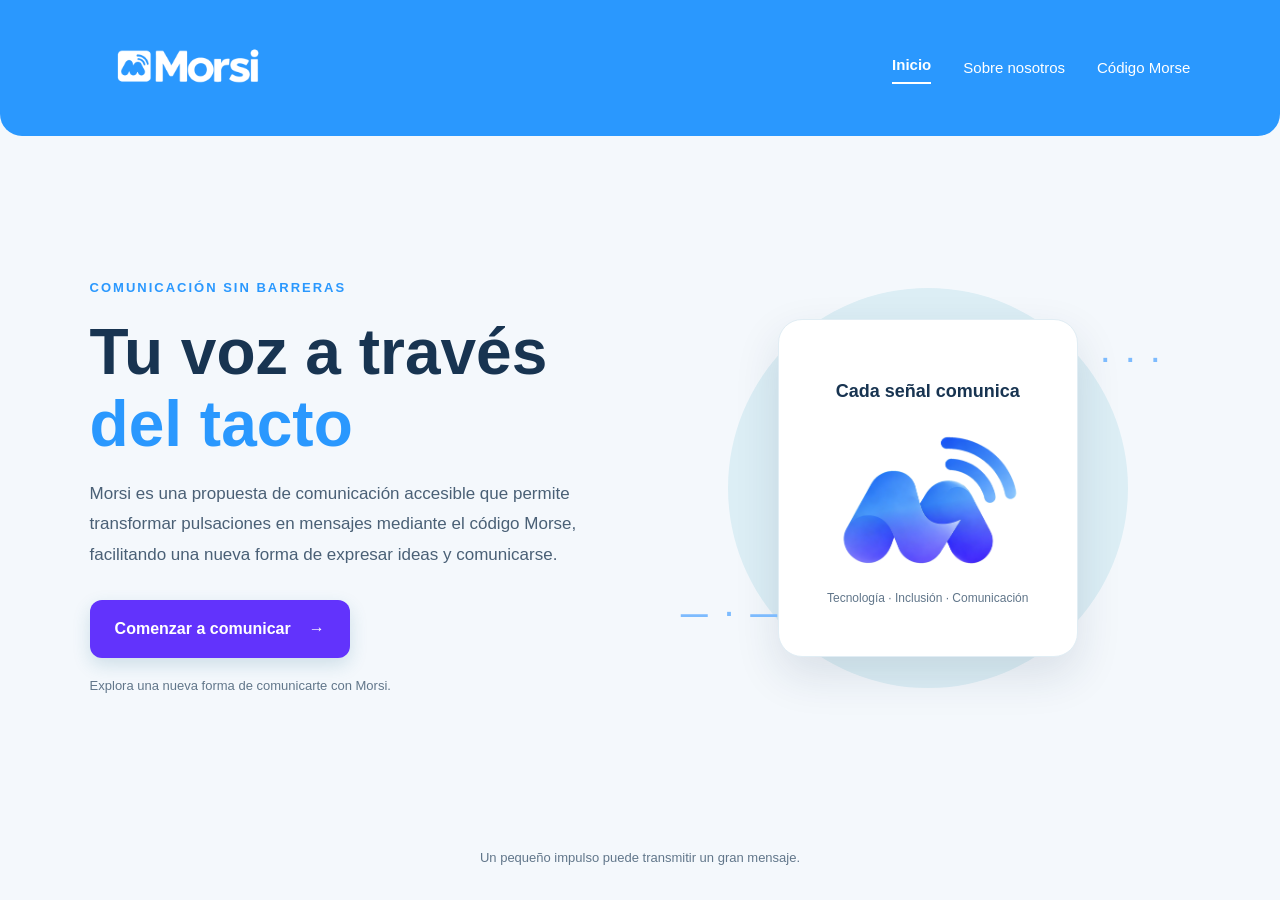
<file: index.html>
<!DOCTYPE html>
<html lang="es">
<head>
    <meta charset="UTF-8">
    <meta name="viewport" content="width=device-width, initial-scale=1.0">
    <title>Morsi | Tu voz a través del tacto</title>
    <link rel="stylesheet" href="styles.css">
</head>

<body class="pagina-inicio">

    <header class="barra-inicio">

        <a href="index.html" class="marca-morsi">
            <img src="Isotipo.png" alt="Logo de Morsi">
        </a>

        <nav class="menu-navegacion">
            <a href="index.html" class="activo">Inicio</a>

            <a href="sobre-nosotros.html">
            Sobre nosotros
            </a>

            <a href="codigo-morse.html">
            Código Morse
            </a>
        </nav>

    </header>

    <main class="bienvenida">

        <section class="contenido-bienvenida">
            <p class="texto-superior">
                COMUNICACIÓN SIN BARRERAS
            </p>

            <h1>
                Tu voz a través <br>
                <span>del tacto</span>
            </h1>

            <p class="descripcion-inicio">
                Morsi es una propuesta de comunicación accesible
                que permite transformar pulsaciones en mensajes
                mediante el código Morse, facilitando una nueva
                forma de expresar ideas y comunicarse.
            </p>

            <a href="traductor.html" class="boton-comenzar">
                Comenzar a comunicar
                <span aria-hidden="true">→</span>
            </a>

            <p class="texto-ayuda">
                Explora una nueva forma de comunicarte con Morsi.
            </p>
        </section>

        <section class="visual-bienvenida"
                 aria-label="Representación visual del código Morse">

            <div class="circulo-decorativo"></div>

            <div class="tarjeta-morse">

                <p class="titulo-tarjeta">Cada señal comunica</p>

                <img src="M.png" alt="M de Morsi"
                class="logo-central">

            <p class="subtitulo-tarjeta">
                Tecnología · Inclusión · Comunicación
            </p>

            </div>

            <span class="decoracion decoracion-uno"
                  aria-hidden="true">· · ·</span>
            <span class="decoracion decoracion-dos"
                  aria-hidden="true">— · —</span>
        </section>

    </main>

    <footer class="pie-inicio">
        <p>Un pequeño impulso puede transmitir un gran mensaje.</p>
    </footer>

</body>
</html>
</file>
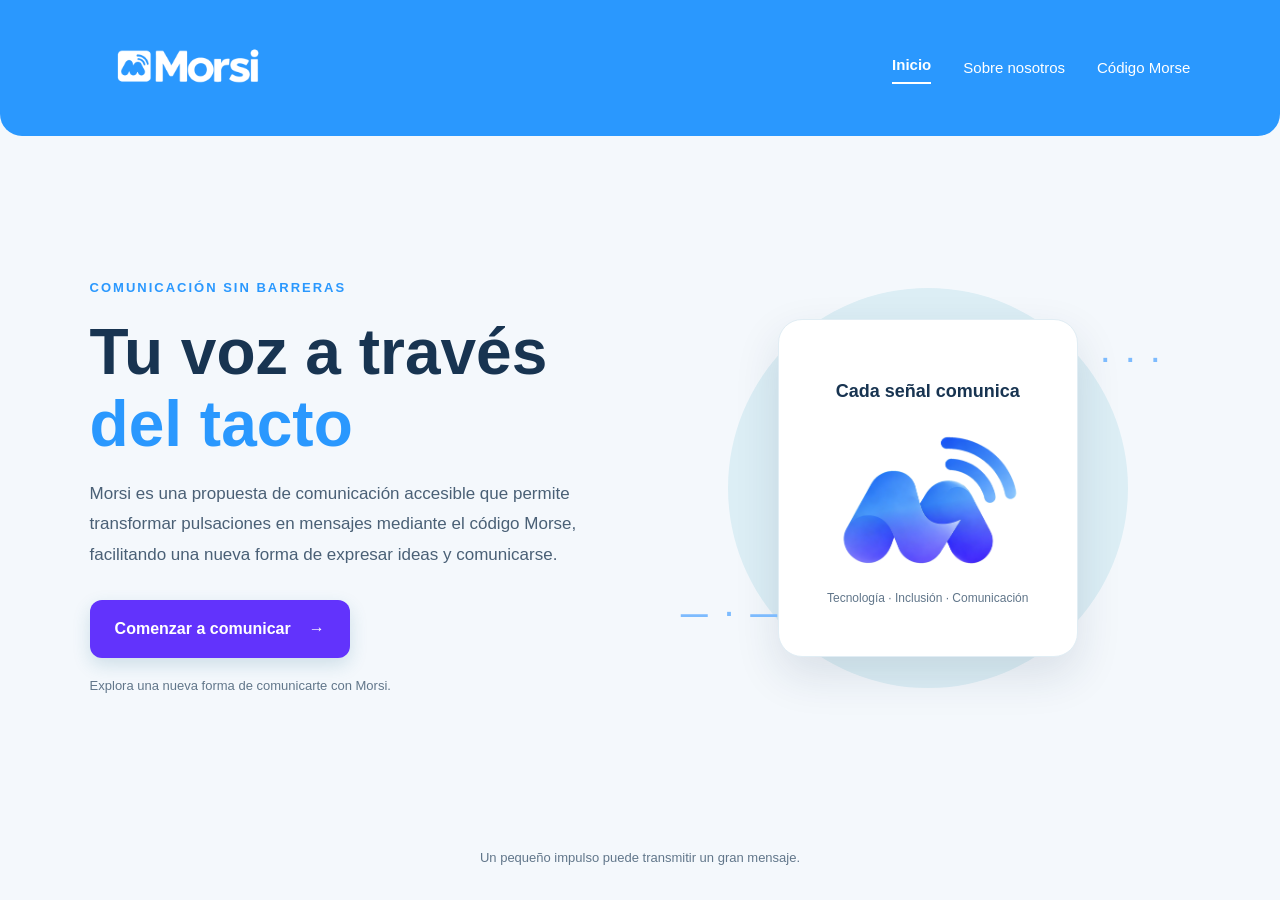
<file: bienvenida.html>
<!DOCTYPE html>
<html lang="es">
<head>
    <meta charset="UTF-8">
    <meta name="viewport" content="width=device-width, initial-scale=1.0">
    <title>Morsi | Tu voz a través del tacto</title>
    <link rel="stylesheet" href="styles.css">
</head>

<body class="pagina-inicio">

    <header class="barra-inicio">

        <a href="index.html" class="marca-morsi">
            <img src="Isotipo.png" alt="Logo de Morsi">
        </a>

        <nav class="menu-navegacion">
            <a href="index.html" class="activo">Inicio</a>

            <a href="sobre-nosotros.html">
            Sobre nosotros
            </a>

            <a href="codigo-morse.html">
            Código Morse
            </a>
        </nav>

    </header>

    <main class="bienvenida">

        <section class="contenido-bienvenida">
            <p class="texto-superior">
                COMUNICACIÓN SIN BARRERAS
            </p>

            <h1>
                Tu voz a través <br>
                <span>del tacto</span>
            </h1>

            <p class="descripcion-inicio">
                Morsi es una propuesta de comunicación accesible
                que permite transformar pulsaciones en mensajes
                mediante el código Morse, facilitando una nueva
                forma de expresar ideas y comunicarse.
            </p>

            <a href="traductor.html" class="boton-comenzar">
                Comenzar a comunicar
                <span aria-hidden="true">→</span>
            </a>

            <p class="texto-ayuda">
                Explora una nueva forma de comunicarte con Morsi.
            </p>
        </section>

        <section class="visual-bienvenida"
                 aria-label="Representación visual del código Morse">

            <div class="circulo-decorativo"></div>

            <div class="tarjeta-morse">

                <p class="titulo-tarjeta">Cada señal comunica</p>

                <img src="M.png" alt="M de Morsi"
                class="logo-central">

            <p class="subtitulo-tarjeta">
                Tecnología · Inclusión · Comunicación
            </p>

            </div>

            <span class="decoracion decoracion-uno"
                  aria-hidden="true">· · ·</span>
            <span class="decoracion decoracion-dos"
                  aria-hidden="true">— · —</span>
        </section>

    </main>

    <footer class="pie-inicio">
        <p>Un pequeño impulso puede transmitir un gran mensaje.</p>
    </footer>

</body>
</html>
</file>
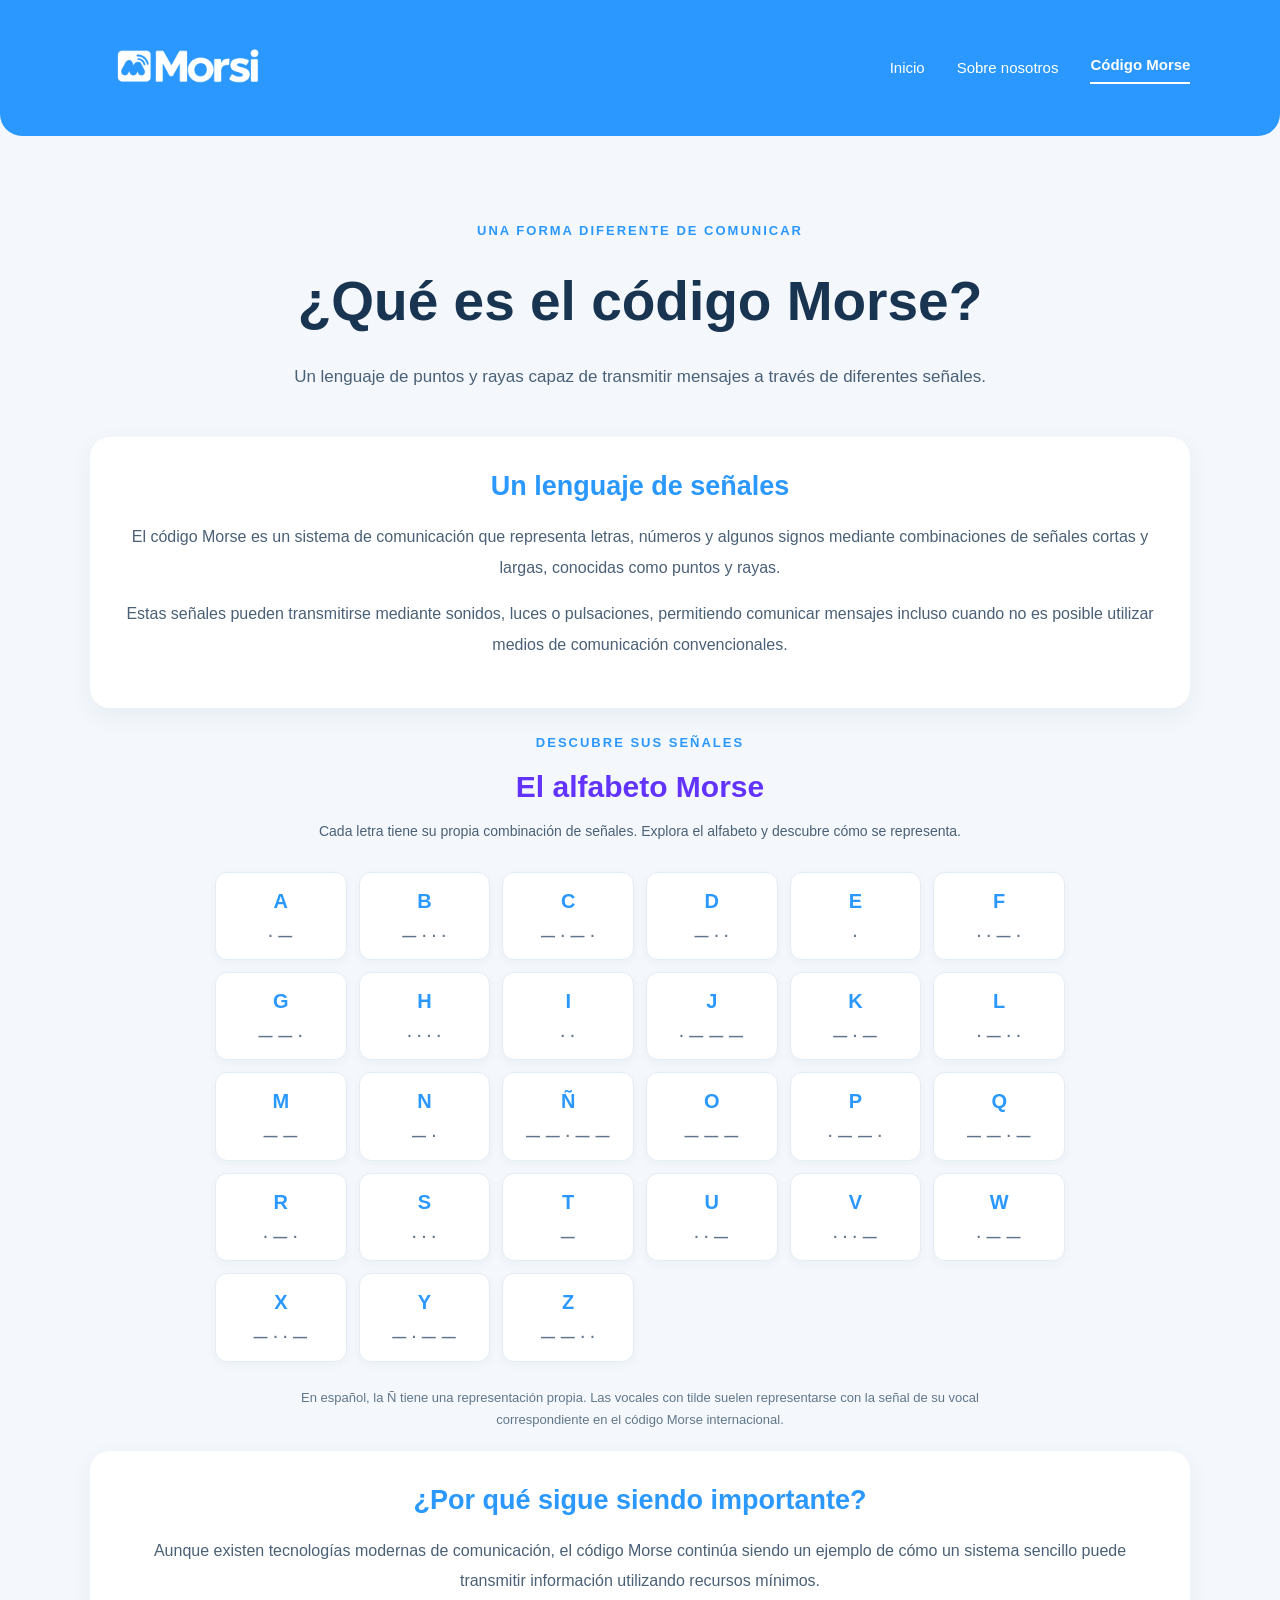
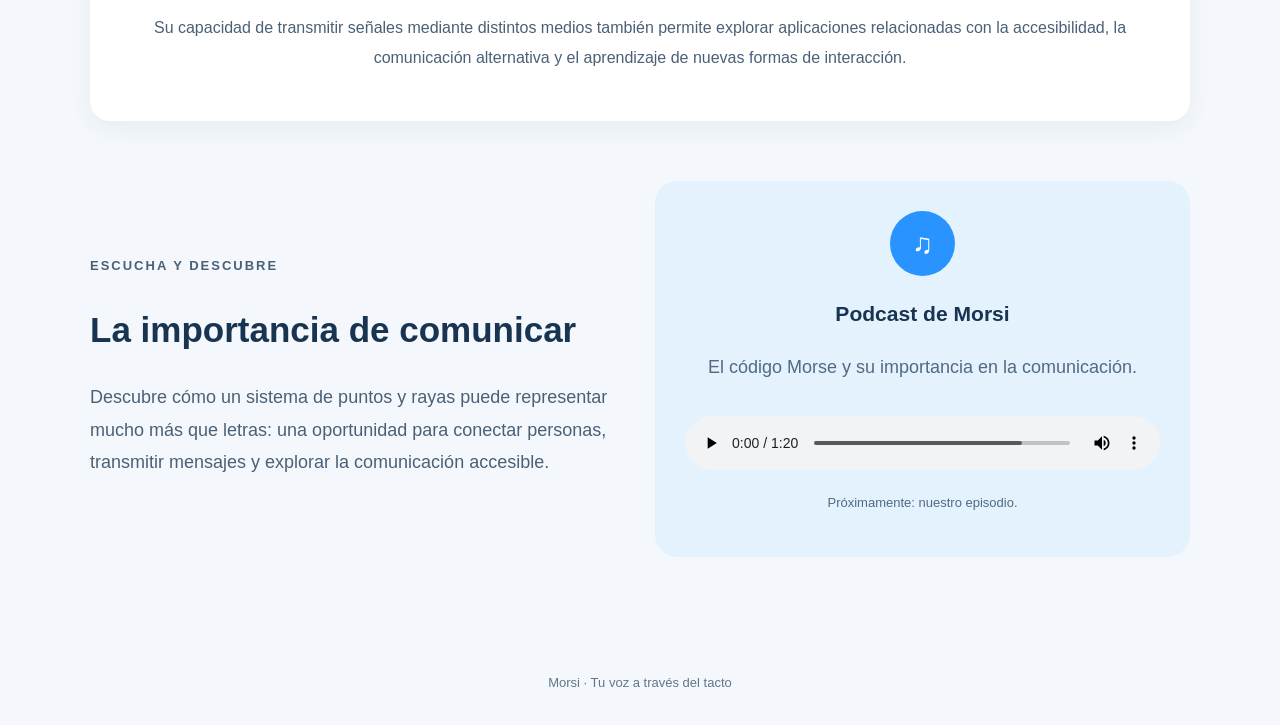
<file: codigo-morse.html>
<!DOCTYPE html>
<html lang="es">
<head>
    <meta charset="UTF-8">
    <meta name="viewport" content="width=device-width, initial-scale=1.0">
    <title>Código Morse | Morsi</title>
    <link rel="stylesheet" href="styles.css">
</head>

<body class="pagina-inicio">

    <header class="barra-inicio">

        <a href="bienvenida.html" class="marca-morsi">
            <img src="Isotipo.png" alt="Logo de Morsi">
        </a>

        <nav class="menu-navegacion">
            <a href="bienvenida.html">Inicio</a>
            <a href="sobre-nosotros.html">Sobre nosotros</a>
            <a href="codigo-morse.html" class="activo">
                Código Morse
            </a>
        </nav>

    </header>

    <main class="pagina-informativa">

        <section class="encabezado-informativo">

            <p class="texto-superior">UNA FORMA DIFERENTE DE COMUNICAR</p>

            <h1>¿Qué es el código Morse?</h1>

            <p>
                Un lenguaje de puntos y rayas capaz de transmitir
                mensajes a través de diferentes señales.
            </p>

        </section>

        <section class="tarjeta-informativa">

            <h2>Un lenguaje de señales</h2>

            <p>
                El código Morse es un sistema de comunicación que
                representa letras, números y algunos signos mediante
                combinaciones de señales cortas y largas, conocidas
                como puntos y rayas.
            </p>

            <p>
                Estas señales pueden transmitirse mediante sonidos,
                luces o pulsaciones, permitiendo comunicar mensajes
                incluso cuando no es posible utilizar medios de
                comunicación convencionales.
            </p>

        </section>

        <section class="seccion-morse-visual">

            <div class="titulo-alfabeto">
                 <p class="texto-superior">DESCUBRE SUS SEÑALES</p>
                <h2>El alfabeto Morse</h2>
                <p>
                Cada letra tiene su propia combinación de señales.
                Explora el alfabeto y descubre cómo se representa.
                </p>
            </div>

            <div class="alfabeto-morse">

             <article class="letra-morse">
                <span class="letra">A</span>
                <span class="codigo">· —</span>
            </article>

            <article class="letra-morse">
                <span class="letra">B</span>
                <span class="codigo">— · · ·</span>
            </article>

            <article class="letra-morse">
                <span class="letra">C</span>
                <span class="codigo">— · — ·</span>
            </article>

            <article class="letra-morse">
                <span class="letra">D</span>
                <span class="codigo">— · ·</span>
            </article>

            <article class="letra-morse">
                <span class="letra">E</span>
                <span class="codigo">·</span>
            </article>

            <article class="letra-morse">
                <span class="letra">F</span>
                <span class="codigo">· · — ·</span>
            </article>

            <article class="letra-morse">
                <span class="letra">G</span>
                <span class="codigo">— — ·</span>
            </article>

            <article class="letra-morse">
                <span class="letra">H</span>
                <span class="codigo">· · · ·</span>
            </article>

            <article class="letra-morse">
                <span class="letra">I</span>
                <span class="codigo">· ·</span>
            </article>

            <article class="letra-morse">
                <span class="letra">J</span>
                <span class="codigo">· — — —</span>
            </article>

            <article class="letra-morse">
                <span class="letra">K</span>
                <span class="codigo">— · —</span>
            </article>

            <article class="letra-morse">
                <span class="letra">L</span>
                <span class="codigo">· — · ·</span>
            </article>

            <article class="letra-morse">
                <span class="letra">M</span>
                <span class="codigo">— —</span>
            </article>

            <article class="letra-morse">
                <span class="letra">N</span>
                <span class="codigo">— ·</span>
            </article>

            <article class="letra-morse">
                <span class="letra">Ñ</span>
                <span class="codigo">— — · — —</span>
            </article>

            <article class="letra-morse">
                <span class="letra">O</span>
                <span class="codigo">— — —</span>
            </article>

            <article class="letra-morse">
                <span class="letra">P</span>
                <span class="codigo">· — — ·</span>
            </article>

            <article class="letra-morse">
                <span class="letra">Q</span>
                <span class="codigo">— — · —</span>
            </article>

            <article class="letra-morse">
                <span class="letra">R</span>
                <span class="codigo">· — ·</span>
            </article>

            <article class="letra-morse">
                <span class="letra">S</span>
                <span class="codigo">· · ·</span>
            </article>

            <article class="letra-morse">
                <span class="letra">T</span>
                <span class="codigo">—</span>
            </article>

            <article class="letra-morse">
                <span class="letra">U</span>
                <span class="codigo">· · —</span>
            </article>

            <article class="letra-morse">
                <span class="letra">V</span>
                <span class="codigo">· · · —</span>
            </article>

            <article class="letra-morse">
                <span class="letra">W</span>
                <span class="codigo">· — —</span>
            </article>

            <article class="letra-morse">
                <span class="letra">X</span>
                <span class="codigo">— · · —</span>
            </article>

            <article class="letra-morse">
                <span class="letra">Y</span>
                <span class="codigo">— · — —</span>
            </article>

            <article class="letra-morse">
                <span class="letra">Z</span>
                <span class="codigo">— — · ·</span>
        </article>

        </div>

    </div>

    <p class="nota-alfabeto">
        En español, la Ñ tiene una representación propia.
        Las vocales con tilde suelen representarse con la señal
        de su vocal correspondiente en el código Morse internacional.
    </p>

</section>

        <section class="tarjeta-informativa">

            <h2>¿Por qué sigue siendo importante?</h2>

            <p>
                Aunque existen tecnologías modernas de comunicación,
                el código Morse continúa siendo un ejemplo de cómo
                un sistema sencillo puede transmitir información
                utilizando recursos mínimos.
            </p>

            <p>
                Su capacidad de transmitir señales mediante distintos
                medios también permite explorar aplicaciones relacionadas
                con la accesibilidad, la comunicación alternativa y
                el aprendizaje de nuevas formas de interacción.
            </p>

        </section>

        <section class="seccion-podcast">

            <div class="podcast-texto">

                <p class="texto-superior">ESCUCHA Y DESCUBRE</p>

                <h2>La importancia de comunicar</h2>

                <p>
                    Descubre cómo un sistema de puntos y rayas puede
                    representar mucho más que letras: una oportunidad
                    para conectar personas, transmitir mensajes y
                    explorar la comunicación accesible.
                </p>

            </div>

            <div class="podcast-reproductor">

                <div class="icono-podcast">♫</div>

                <h3>Podcast de Morsi</h3>

                <p>
                    El código Morse y su importancia en la comunicación.
                </p>

                <!-- Cuando tengas tu podcast, coloca el archivo
                     de audio en tu carpeta y cambia el nombre aquí. -->

                <audio controls>
                    <source src="Podcast.mp3" type="audio/mpeg">
                    Tu navegador no puede reproducir este audio.
                </audio>

                <p class="nota-podcast">
                    Próximamente: nuestro episodio.
                </p>

            </div>

        </section>

    </main>

    <footer class="pie-inicio">
        <p>Morsi · Tu voz a través del tacto</p>
    </footer>

</body>
</html>
</file>
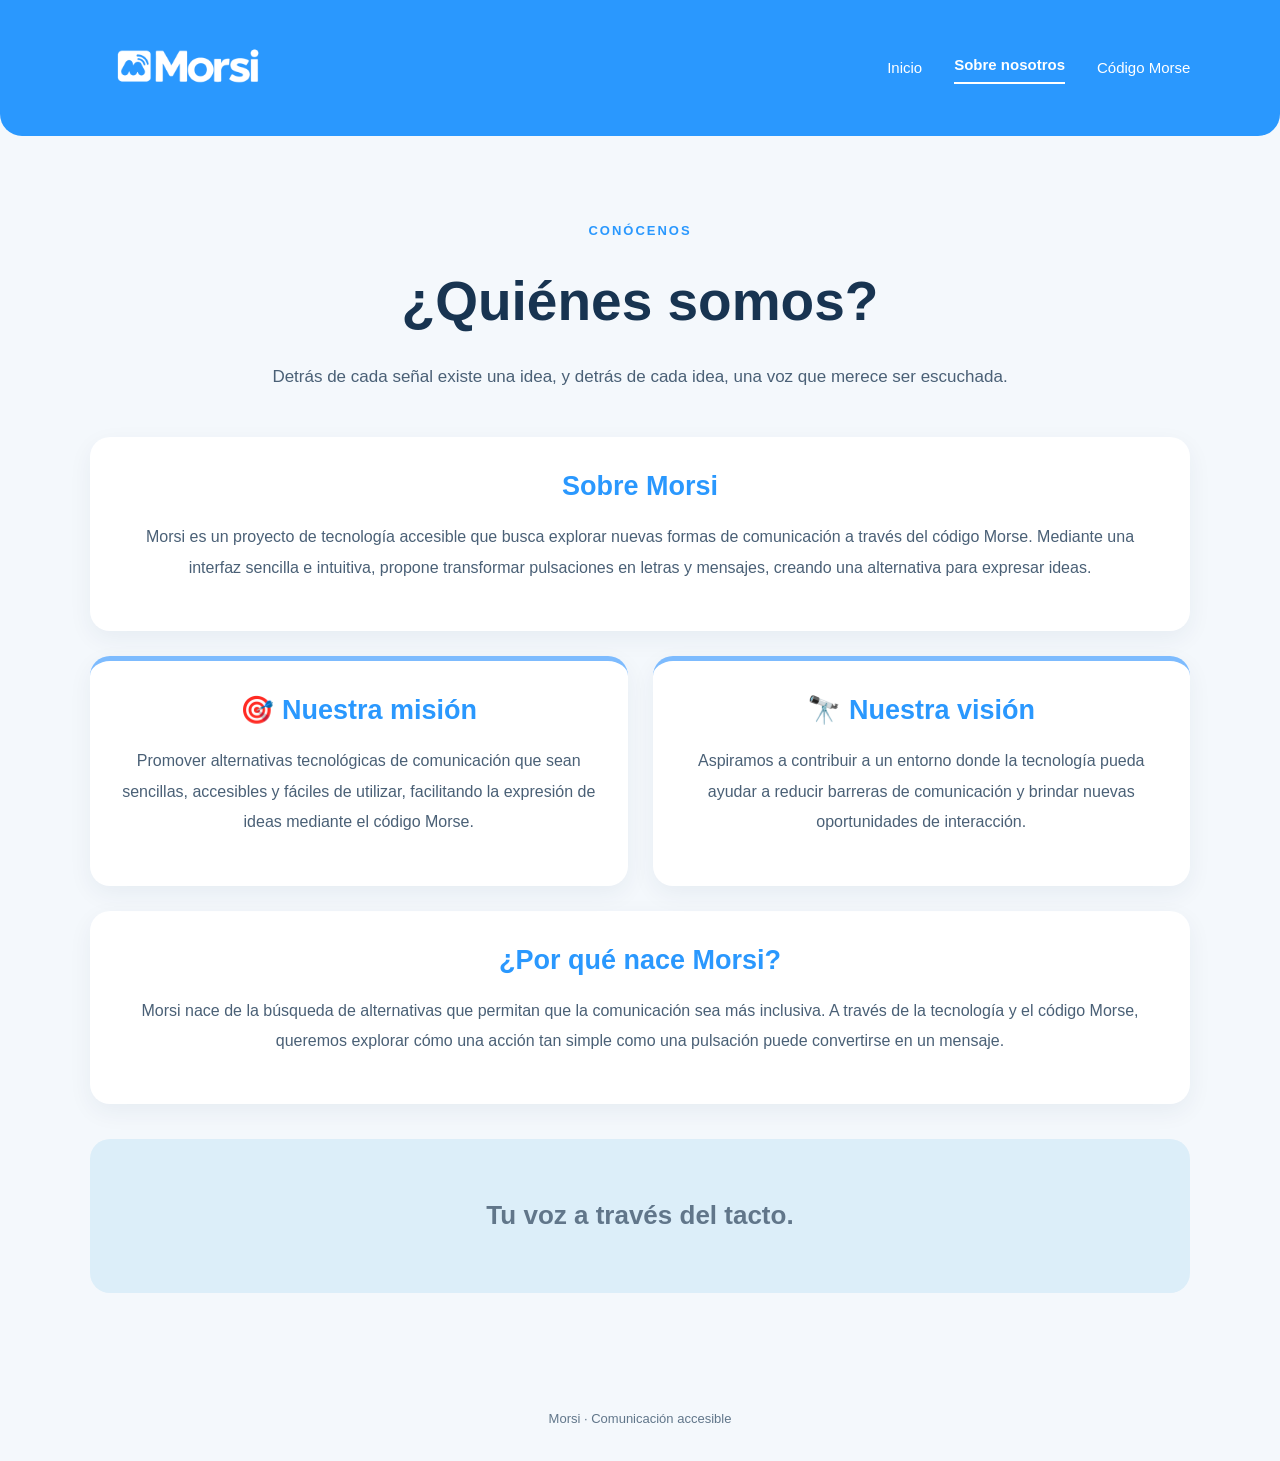
<file: sobre-nosotros.html>
<!DOCTYPE html>
<html lang="es">
<head>
    <meta charset="UTF-8">
    <meta name="viewport" content="width=device-width, initial-scale=1.0">
    <title> Sobre nosotros | Morsi</title>
    <link rel="stylesheet" href="styles.css">
</head>

<body class="pagina-inicio">

    <header class="barra-inicio">

        <a href="bienvenida.html" class="marca-morsi">
            <img src="Isotipo.png" alt="Logo de Morsi">
        </a>

        <nav class="menu-navegacion">
            <a href="bienvenida.html">Inicio</a>
            <a href="sobre-nosotros.html" class="activo">
                Sobre nosotros
            </a>
            <a href="codigo-morse.html">Código Morse</a>
        </nav>

    </header>

    <main class="pagina-informativa">

        <section class="encabezado-informativo">
            <p class="texto-superior">CONÓCENOS</p>

            <h1>¿Quiénes somos?</h1>

            <p>
                Detrás de cada señal existe una idea,
                y detrás de cada idea, una voz que merece ser escuchada.
            </p>
        </section>

        <section class="tarjeta-informativa">

            <h2>Sobre Morsi</h2>

            <p>
                Morsi es un proyecto de tecnología accesible que busca
                explorar nuevas formas de comunicación a través del
                código Morse. Mediante una interfaz sencilla e intuitiva,
                propone transformar pulsaciones en letras y mensajes,
                creando una alternativa para expresar ideas.
            </p>

        </section>

        <section class="contenedor-tarjetas">

            <article class="tarjeta-informativa">

                <h2>🎯 Nuestra misión</h2>

                <p>
                    Promover alternativas tecnológicas de comunicación
                    que sean sencillas, accesibles y fáciles de utilizar,
                    facilitando la expresión de ideas mediante el código Morse.
                </p>

            </article>

            <article class="tarjeta-informativa">

                <h2>🔭 Nuestra visión</h2>

                <p>
                    Aspiramos a contribuir a un entorno donde la tecnología
                    pueda ayudar a reducir barreras de comunicación y
                    brindar nuevas oportunidades de interacción.
                </p>

            </article>

        </section>

        <section class="tarjeta-informativa">

            <h2>¿Por qué nace Morsi?</h2>

            <p>
                Morsi nace de la búsqueda de alternativas que permitan
                que la comunicación sea más inclusiva. A través de la
                tecnología y el código Morse, queremos explorar cómo
                una acción tan simple como una pulsación puede
                convertirse en un mensaje.
            </p>

        </section>

        <section class="frase-destacada">
            <p>Tu voz a través del tacto.</p>
        </section>

    </main>

    <footer class="pie-inicio">
        <p>Morsi · Comunicación accesible</p>
    </footer>

</body>
</html>
</file>
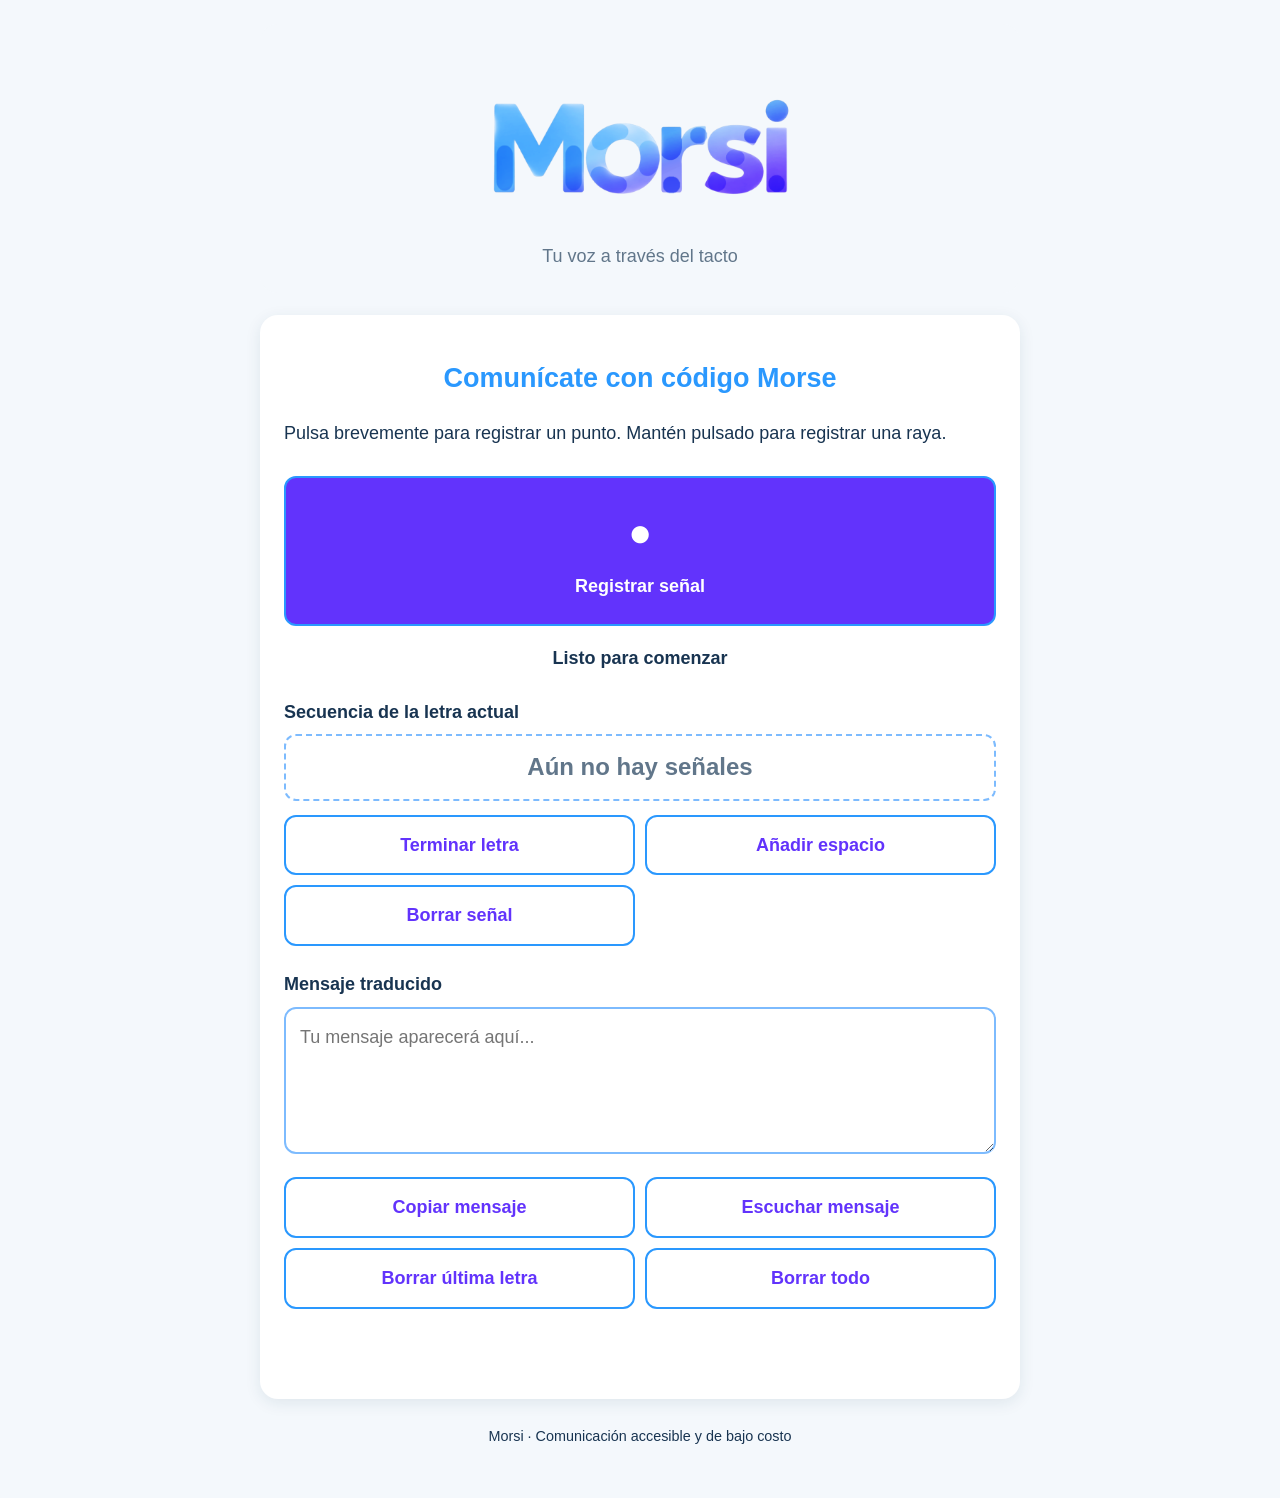
<file: traductor.html>
<!DOCTYPE html>
<html lang="es"></html>
<head>
    <meta charset="UTF-8"> 
    <meta name="viewport" content="width=device-width, initial-scale=1.0">
    <meta name="theme-color" content="#173B57">
    <title>Morsi | Comunicación accesible</title>
    <link rel="stylesheet" href="styles.css">
    <script src="script.js" defer></script>
</head>
<body>
    <main class="contenedor">
        <header>
            <img
                src="MORSI.png"
                alt="Morsi"
                class="logo"
            >
            <p>Tu voz a través del tacto</p>
        </header>

        <section class="panel" aria-labelledby="titulo">
            <h2 id="titulo">Comunícate con código Morse</h2>
            <p class="instruccion">
                Pulsa brevemente para registrar un punto.
                Mantén pulsado para registrar una raya.
            </p>

            <button
                id="botonMorse"
                class="boton-morse"
                type="button"
                aria-label="Entrada de código Morse. Pulsa brevemente para un punto o mantén pulsado para una raya."
            >
                <span aria-hidden="true">●</span>
                <span>Registrar señal</span>
            </button>

            <p id="estado" role="status" aria-live="polite">
                Listo para comenzar
            </p>

            <div class="seccion"></div>
                <label for="secuencia">Secuencia de la letra actual</label>
                <div id="secuencia" class="secuencia" aria-live="polite">
                    Aún no hay señales
                </div>
            </div>

            <div class="acciones">
                <button id="terminarLetra" type="button">
                    Terminar letra
                </button>
                <button id="espacio" type="button">
                    Añadir espacio
                </button>
                <button id="borrarSenal" type="button">
                    Borrar señal 
                </button>
            </div>

            <div class="seccion">
                <label for="mensaje">Mensaje traducido</label>
                <textarea
                    id="mensaje"
                    rows="4"
                    placeholder="Tu mensaje aparecerá aquí..."
                    readonly
                ></textarea>  
            </div>

            <div class="acciones">
                <button id="copiar" type="button">Copiar mensaje</button>
                <button id="escuchar" type="button">Escuchar mensaje</button>
                <button id="borrarUltimaLetra" type="button"> Borrar última letra </button>
                <button id="borrarTodo" type="button">Borrar todo</button>
            </div>

            <p id="resultado" role="status" aria-live="polite"></p>
         </section>

          <footer>
             <p>Morsi · Comunicación accesible y de bajo costo</p>
          </footer>
    </main>
</body>
</html>
</file>
<file: styles.css>
:root {
    --azul: #2a98fe;
    --blanco: #FFFFFF;
    --texto: #183451;
    --párrafos: #4a6076;
    --frases: #61768a;
    --borde: #7dbbfe;
    --acento: #6233fc;
    --fondo: #f4f8fc;
}

/* ===== MENÚ DE NAVEGACIÓN ===== */

.barra-inicio {
    background: var(--azul);
    min-height: 85px;
    box-sizing: border-box;
    padding: 15px 7%;
    display: flex;
    justify-content: space-between;
    align-items: center;
    border-radius: 0 0 22px 22px;
}

.menu-navegacion {
    display: flex;
    align-items: center;
    gap: 32px;
}

.menu-navegacion a {
    text-decoration: none;
    color: white;
    font-size: 15px;
    font-weight: 500;
    transition: 0.2s;
}

.menu-navegacion a:hover {
    opacity: 0.8;
    transform: translateY(-2px);
}

.menu-navegacion a.activo {
    font-weight: bold;
    border-bottom: 2px solid white;
    padding-bottom: 5px;
}

/* Responsive para celulares */

@media (max-width: 650px) {

    .barra-inicio {
        flex-direction: column;
        gap: 15px;
        padding: 15px;
    }

    .menu-navegacion {
        flex-wrap: wrap;
        justify-content: center;
        gap: 18px;
    }

    .menu-navegacion a {
        font-size: 13px;
    }
}





/* ===== PANTALLA DE BIENVENIDA DE MORSI ===== */

.pagina-inicio {
    margin: 0;
    min-height: 100vh;
    background: var(--fondo);
    color: var(--texto);
    font-family: Arial, Helvetica, sans-serif;
    display: flex;
    flex-direction: column;
}

/* Barra superior */

.barra-inicio {
    display: flex;
    justify-content: space-between;
    align-items: center;
    padding: 18px 7%;
    gap: 16px;
}

.marca-morsi {
    display: flex;
    align-items: center;
    gap: 12px;
    text-decoration: none;
    color: var(--texto);
    font-size: 25px;
    font-weight: bold;
}

.marca-morsi img {
    width: 200px;
    height: 100px;
    object-fit: contain;
    border-radius: 0px;
}

.etiqueta-accesible {
    font-size: 14px;
    color: var(--blanco);
}

/* Contenido principal */

.bienvenida {
    flex: 1;
    display: grid;
    grid-template-columns: 1fr 1fr;
    align-items: center;
    gap: 50px;
    width: 86%;
    max-width: 1200px;
    margin: 25px auto;
}

.contenido-bienvenida {
    max-width: 560px;
}

.texto-superior {
    color: var(--azul);
    font-size: 13px;
    font-weight: bold;
    letter-spacing: 2px;
}

.contenido-bienvenida h1 {
    margin: 18px 0;
    font-size: clamp(40px, 5vw, 64px);
    line-height: 1.12;
    color: var(--texto);
}

.contenido-bienvenida h1 span {
    color: var(--azul);
}

.descripcion-inicio {
    max-width: 510px;
    font-size: 17px;
    line-height: 1.8;
    color: var(--párrafos);
    margin-bottom: 30px;
}

/* Botón principal */

.boton-comenzar {
    display: inline-flex;
    align-items: center;
    justify-content: center;
    gap: 18px;
    padding: 16px 25px;
    background: var(--acento);
    color: white;
    border-radius: 12px;
    text-decoration: none;
    font-size: 16px;
    font-weight: bold;
    box-shadow: 0 7px 18px rgba(33, 111, 145, 0.18);
    transition: transform 0.2s, background 0.2s;
}

.boton-comenzar:hover {
    background: var(--borde);
    transform: translateY(-3px);
}

.boton-comenzar:focus-visible {
    outline: 3px solid var(--acento);
    outline-offset: 4px;
}

.texto-ayuda {
    color: var(--frases);
    font-size: 13px;
    margin-top: 18px;
}

/* Área de elementos gráficos */

.visual-bienvenida {
    position: relative;
    display: flex;
    align-items: center;
    justify-content: center;
    min-height: 390px;
}

.circulo-decorativo {
    position: absolute;
    width: min(400px, 75vw);
    height: min(400px, 75vw);
    border-radius: 50%;
    background: #dceef5;
}

.tarjeta-morse {
    position: relative;
    z-index: 1;
    width: 300px;
    max-width: 78%;
    padding: 35px 22px;
    box-sizing: border-box;
    text-align: center;
    background: #ffffff;
    border: 1px solid #e1edf4;
    border-radius: 24px;
    box-shadow: 0 18px 45px rgba(24, 52, 81, 0.12);
}

.logo-central {
    display: block;
    width: 260px;
    height: 150px;
    object-fit: contain;
    border-radius: 0px;
}

.titulo-tarjeta {
    font-size: 18px;
    font-weight: bold;
    margin: 22px 0;
}

.subtitulo-tarjeta {
    font-size: 12px;
    line-height: 1.6;
    color: var(--frases);
}

.decoracion {
    position: absolute;
    z-index: 2;
    font-size: 27px;
    font-weight: bold;
    letter-spacing: 5px;
    color: var(--borde);
}

.decoracion-uno {
    top: 12%;
    right: 5%;
}

.decoracion-dos {
    bottom: 12%;
    left: 3%;
    color: var(--borde);
}

/* Pie de página */

.pie-inicio {
    padding: 18px;
    text-align: center;
    color: #61768a;
    font-size: 13px;
}

/* Adaptación para celulares */

@media (max-width: 760px) {
    .barra-inicio {
        padding: 15px 6%;
    }

    .etiqueta-accesible {
        font-size: 11px;
        text-align: right;
    }

    .bienvenida {
        grid-template-columns: 1fr;
        gap: 20px;
        width: 88%;
        margin: 25px auto;
    }

    .contenido-bienvenida {
        text-align: center;
        margin: auto;
    }

    .contenido-bienvenida h1 {
        font-size: 43px;
    }

    .descripcion-inicio {
        font-size: 16px;
    }

    .visual-bienvenida {
        min-height: 330px;
    }

    .circulo-decorativo {
        width: 270px;
        height: 270px;
    }

    .tarjeta-morse {
        width: 270px;
    }
}




/* ===== TRADUCTOR DE MORSI ===== */


*{
    box-sizing: border-box;
}
body {
     margin: 0;
     font-family: Arial, Helvetica, sans-serif;
     background: var(--fondo);
     color: var(--texto);
     font-size: 18px;
     line-height: 1.6;
}
.contenedor {
     width: min(100% - 28px, 760px);
     margin: 0 auto;
     padding: 24px 0;
}
.logo {
    display: block;
    width: 320px;
    max-width: 100%;
    height: auto;
    object-fit: contain;
    margin: 0 auto 0px;
}
header {
 text-align: center;
 background: var(--fondo);
 color: var(--frases);
 padding: 22px;
 border-radius: 18px;
 margin-bottom: 22px;
}
header h1 {
    margin: 0;
    font-size: 2.5rem;
}
header p {
    margin: 4px 0 0;
}
.panel {
 background: var(--blanco);
 padding: 24px;
 border-radius: 18px;
   box-shadow: 0 4px 16px #173B5718;
}
h2 {
    text-align: center;
    color: var(--azul);
    line-height: 1.3;
}
.instruccion {
 margin-bottom: 28px;
}
button {
    font: inherit;
    font-weight: bold;
    color: var(--acento);
    background: var(--blanco);
    border: 2px solid var(--azul);
    border-radius: 12px;
    padding: 14px 18px;
    min-height: 54px;
    cursor: pointer;
    touch-action: manipulation;
}
button:hover {
    background: var(--borde);
}
button:focus-visible,
textarea:focus-visible {
    outline: 4px solid #7dbbfe;
    outline-offset: 3px; 
}
.boton-morse {
    width: 100%;
    min-height: 150px;
    display: flex;
    flex-direction: column;
    align-items: center;
    justify-content: center;
    gap: 8px;
    background: var(--acento);
    color: var(--blanco);
    font-size: 1.25 rem;
    user-select: none;
    -webkit-user-select: none;
    touch-action: none;
}
.boton-morse span:first-child {
   font-size: 2.5rem;
}
.boton-morse:active {
    background: var(--borde);
    transform: scale(0.99);
}
#estado,
#resultado {
    min-height: 30px;
    text-align: center;
    font-weight: bold;
}
.seccion {
    margin-top: 24px;
}
label {
    display: block;
    font-weight: bold;
    margin-bottom: 8px;
}
.secuencia {
    min-height: 62px;
    display: flex;
    align-items: center;
    justify-content: center;
    border: 2px dashed var(--borde);
    border-radius: 12px;
    padding: 12px;
    font-size: 1.5rem;
    font-weight: bold;
    color: var(--frases);
    overflow-wrap: anywhere;
}
textarea {
    width: 100%;
    padding: 14px;
    font: inherit;
    color: var(--texto);
    background: var(--blanco);
    border: 2px solid var(--borde);
    border-radius: 12px;
    resize: vertical;
}

.acciones {
    display: grid;
    grid-template-columns: repeat(2, minmax(0, 1fr));
    gap: 10px;
    margin-top: 14px;
}
.acciones button {
    overflow-wrap: anywhere;
}
footer {
    text-align: center;
    font-size: 0.9rem;
    padding: 12px;
}

/* ===== DISEÑO PARA TABLETS Y CELULARES ===== */

@media (max-width: 800px) {

    .contenedor-traductor {
        grid-template-columns: 1fr;
        width: 92%;
        gap: 18px;
        margin: 20px auto;
    }

    .panel-morse,
    .panel-mensaje {
        padding: 22px;
    }

    #mensaje {
        min-height: 180px;
    }
}







/* ===== PÁGINAS INFORMATIVAS ===== */

.pagina-informativa {
    width: 86%;
    max-width: 1100px;
    margin: 50px auto;
}

.encabezado-informativo {
    text-align: center;
    max-width: 750px;
    margin: 0 auto 45px;
}

.encabezado-informativo h1 {
    font-size: clamp(35px, 5vw, 55px);
    color: var(--texto);
    margin: 15px 0;
}

.encabezado-informativo > p:last-child {
    color: var(--párrafos);
    font-size: 17px;
    line-height: 1.8;
}

.tarjeta-informativa {
    background: var(--blanco);
    padding: 32px;
    border-radius: 20px;
    margin-bottom: 25px;
    box-shadow: 0 8px 25px rgba(24, 52, 81, 0.06);
}

.tarjeta-informativa h2 {
    color: var(--azul);
    margin-top: 0;
    margin-bottom: 18px;
}

.tarjeta-informativa p {
    color: var(--párrafos);
    font-size: 16px;
    line-height: 1.9;
    text-align: center;
}

/* Misión y visión */

.contenedor-tarjetas {
    display: grid;
    grid-template-columns: 1fr 1fr;
    gap: 25px;
}

.contenedor-tarjetas .tarjeta-informativa {
    border-top: 5px solid var(--borde);
}

/* Frase destacada */

.frase-destacada {
    background: #dceef9;
    padding: 30px;
    border-radius: 20px;
    text-align: center;
    margin: 35px 0;
}

.frase-destacada p {
    font-size: 26px;
    font-weight: bold;
    color: var(--frases);
}

/* ===== ALFABETO MORSE COMPLETO ===== */

.titulo-alfabeto {
    text-align: center;
    max-width: 650px;
    margin: 0 auto 28px;
}

.titulo-alfabeto h2 {
    color: var(--acento);
    font-size: 30px;
    margin: 10px 0;
}

.titulo-alfabeto p:not(.texto-superior) {
    color: var(--párrafos);
    line-height: 1.7;
    font-size: 14px;
}

.alfabeto-morse {
    display: grid;
    grid-template-columns: repeat(6, minmax(0, 1fr));
    gap: 12px;
    max-width: 850px;
    margin: 25px auto;
}

.letra-morse {
    background: #ffffff;
    border: 1px solid #e4edf5;
    border-radius: 12px;
    min-height: 85px;
    padding: 12px 6px;
    display: flex;
    flex-direction: column;
    align-items: center;
    justify-content: center;
    gap: 8px;
    box-shadow: 0 3px 10px rgba(24, 52, 81, 0.04);
    transition: transform 0.2s, box-shadow 0.2s;
}

.letra-morse:hover {
    transform: translateY(-3px);
    box-shadow: 0 7px 16px rgba(41, 148, 255, 0.12);
    border-color: var(--borde);
}

.letra-morse .letra {
    color: var(--azul);
    font-size: 20px;
    font-weight: bold;
}

.letra-morse .codigo {
    color: var(--frases);
    font-size: 14px;
    font-weight: bold;
    letter-spacing: 1px;
    white-space: nowrap;
}

.nota-alfabeto {
    max-width: 750px;
    margin: 20px auto;
    text-align: center;
    font-size: 13px;
    line-height: 1.7;
    color: #61768a;
}

/* Tablets */

@media (max-width: 900px) {
    .alfabeto-morse {
        grid-template-columns: repeat(5, minmax(0, 1fr));
    }
}

/* Celulares */

@media (max-width: 600px) {
    .alfabeto-morse {
        grid-template-columns: repeat(4, minmax(0, 1fr));
        gap: 8px;
    }

    .letra-morse {
        min-height: 72px;
        padding: 8px 4px;
    }

    .letra-morse .letra {
        font-size: 18px;
    }

    .letra-morse .codigo {
        font-size: 12px;
        letter-spacing: 0.5px;
    }

    .titulo-alfabeto h2 {
        font-size: 25px;
    }
}

/* Podcast */

.seccion-podcast {
    display: grid;
    grid-template-columns: 1fr 1fr;
    gap: 30px;
    align-items: center;
    padding: 35px 0;
}

.podcast-texto h2 {
    color: var(--texto);
    font-size: 35px;
    text-align: justify;
}

.podcast-texto p {
    color: var(--párrafos);
    line-height: 1.8;
}

.podcast-reproductor {
    padding: 30px;
    border-radius: 22px;
    background: #e3f2fc;
    text-align: center;
}

.icono-podcast {
    width: 65px;
    height: 65px;
    margin: auto;
    background: #2994ff;
    color: white;
    display: flex;
    align-items: center;
    justify-content: center;
    border-radius: 50%;
    font-size: 28px;
}

.podcast-reproductor h3 {
    color: #183451;
}

.podcast-reproductor p {
    color: #526a83;
    line-height: 1.7;
}

.podcast-reproductor audio {
    width: 100%;
    margin-top: 15px;
}

.nota-podcast {
    font-size: 13px;
}

/* Adaptación a celulares */

@media (max-width: 700px) {

    .pagina-informativa {
        width: 90%;
        margin: 30px auto;
    }

    .contenedor-tarjetas {
        grid-template-columns: 1fr;
        gap: 0;
    }

    .ejemplo-morse {
        grid-template-columns: repeat(2, 1fr);
    }

    .seccion-podcast {
        grid-template-columns: 1fr;
    }

    .tarjeta-informativa {
        padding: 23px;
    }
}
</file>
